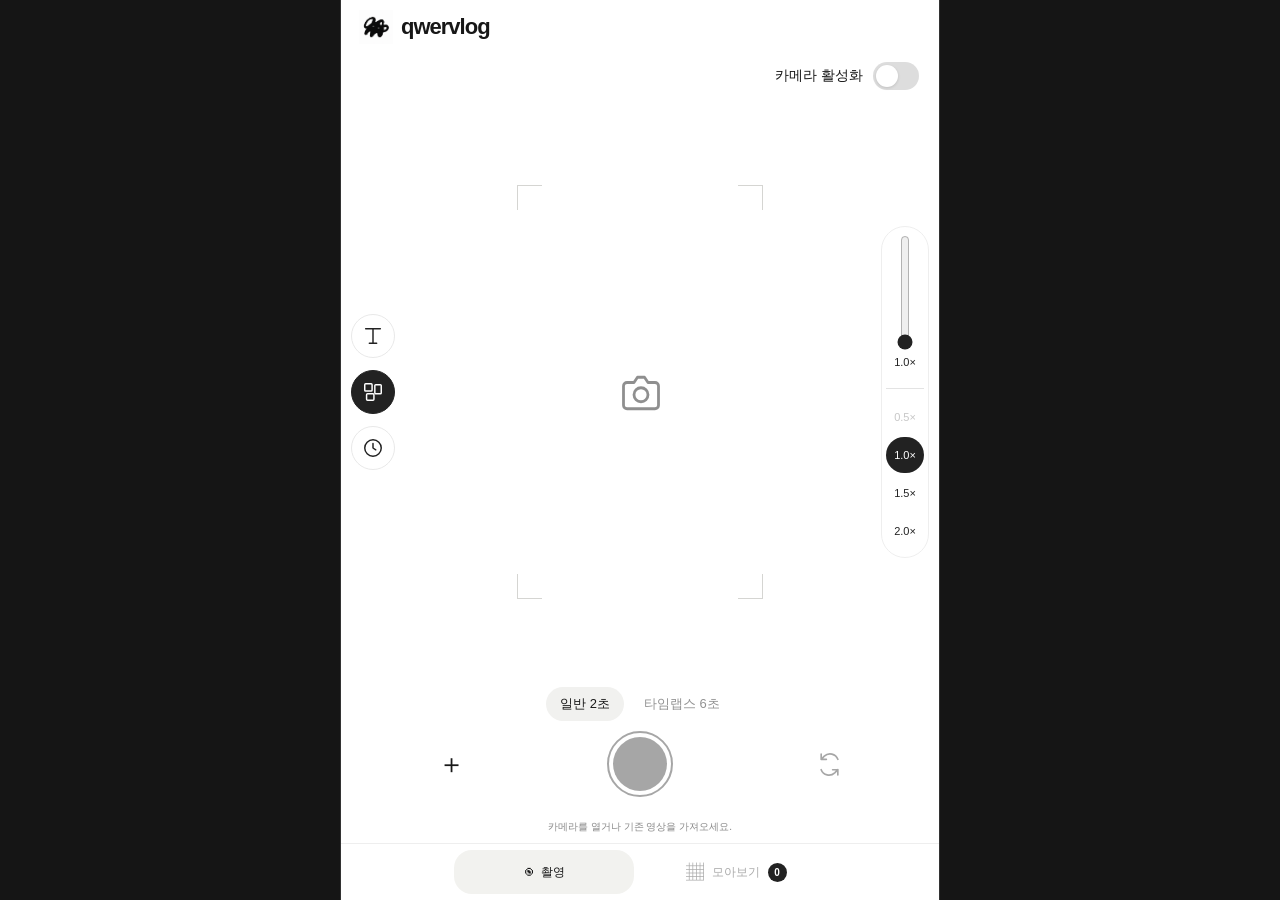
<file: index.html>
<!DOCTYPE html>

<html lang="ko"><head><meta charset="utf-8"/><meta content="width=device-width,initial-scale=1,viewport-fit=cover" name="viewport"/><meta content="#ffffff" name="theme-color"/><title>qwervlog — just stuff i do</title><link href="assets/qwer.jpeg" rel="icon"/><link href="style.css?v=decimal62" rel="stylesheet"/></head><body>
<header><a class="brand" href="./"><img alt="" src="assets/qwer.jpeg"/>qwervlog</a></header>
<main><section id="shootScreen"><label class="cameraSwitch" for="cameraToggle"><span>카메라 활성화</span><input id="cameraToggle" type="checkbox" role="switch"/><span class="switchTrack" aria-hidden="true"></span></label><div id="cameraStage"><section class="viewer"><canvas aria-label="영상과 콜라주 미리보기" height="1920" id="preview" width="1080"></canvas><video hidden="" id="camera" muted="" playsinline=""></video><div id="empty"><div aria-hidden="true" class="finder"><i></i><i></i><i></i><i></i></div><button aria-label="카메라 열기" id="cameraStart"><svg aria-hidden="true" fill="none" stroke="currentColor" stroke-linecap="round" stroke-linejoin="round" stroke-width="1.6" viewbox="0 0 24 24"><path d="M4 6h4l2-3h4l2 3h4a2 2 0 0 1 2 2v11a2 2 0 0 1-2 2H4a2 2 0 0 1-2-2V8a2 2 0 0 1 2-2Z"></path><circle cx="12" cy="13" r="4"></circle></svg></button></div></section><div id="toolRail"><button aria-label="영상 문구 수정" id="textEdit"><svg aria-hidden="true" fill="none" stroke="currentColor" stroke-linecap="round" stroke-linejoin="round" stroke-width="1.6" viewbox="0 0 24 24"><path d="M4 4h16M12 4v16M8 20h8"></path></svg></button><button aria-label="콜라주 켜기 또는 끄기" aria-pressed="true" id="collageToggle"><svg aria-hidden="true" fill="none" stroke="currentColor" stroke-linecap="round" stroke-linejoin="round" stroke-width="1.6" viewbox="0 0 24 24"><rect height="8" rx="1" width="8" x="3" y="3"></rect><rect height="10" rx="1" width="7" x="14" y="4"></rect><rect height="7" rx="1" width="8" x="5" y="14"></rect></svg></button><button aria-label="촬영 길이 설정" id="durationOpen"><svg aria-hidden="true" fill="none" stroke="currentColor" stroke-linecap="round" stroke-linejoin="round" stroke-width="1.6" viewbox="0 0 24 24"><circle cx="12" cy="12" r="9"></circle><path d="M12 7v5l3 2"></path></svg></button></div><div class="zoomRow"><input aria-label="카메라 배율" aria-orientation="vertical" id="zoom" max="3" min="1" step="0.01" type="range" value="1"/><output id="zoomValue">1.0×</output><div aria-label="배율 바로 선택" id="zoomPresets"><button aria-label="배율 0.5배" aria-pressed="false" data-zoom="0.5" type="button">0.5×</button><button aria-label="배율 1.0배" aria-pressed="false" data-zoom="1.0" type="button">1.0×</button><button aria-label="배율 1.5배" aria-pressed="false" data-zoom="1.5" type="button">1.5×</button><button aria-label="배율 2.0배" aria-pressed="false" data-zoom="2.0" type="button">2.0×</button></div></div></div>
<div id="captureDock"><div class="segmented"><button class="selected" id="normal">일반 2초</button><button id="timelapse">타임랩스 6초</button></div>
<div class="shutterRow"><label aria-label="기존 영상 가져오기" class="importButton">＋<input accept="video/*" hidden="" id="upload" type="file"/></label><button aria-label="촬영 시작" id="record"><span></span></button><button aria-label="전면 후면 카메라 전환" id="flip"><svg aria-hidden="true" fill="none" stroke="currentColor" stroke-linecap="round" stroke-linejoin="round" stroke-width="1.6" viewbox="0 0 24 24"><path d="M20 7a8 8 0 0 0-13-3L4 7m0-5v5h5M4 17a8 8 0 0 0 13 3l3-3m0 5v-5h-5"></path></svg></button></div></div>
<div hidden="" id="reviewDock"><p>이 순간, 담아둘까?</p><div class="reviewTools"><button id="reviewPlay" type="button" aria-pressed="false">▶ 미리보기</button><button id="reviewEdit" type="button">문구 · 시간 수정</button></div><output id="reviewProgress" aria-label="미리보기 재생 시간"></output><div><button id="retake">다시 찍기</button><button class="primary" id="keep">담기 · 원본 저장</button></div></div></section>
<section hidden="" id="galleryScreen"><div class="galleryTitle"><label class="galleryImport">＋ 영상 추가<input id="galleryUpload" type="file" accept="video/*" aria-label="편집된 영상 추가"/></label><span id="total">0 CUTS · 0초</span></div><p class="galleryImportHint">저장해 둔 편집 영상을 그대로 추가해요. 영상에 들어간 문구는 다시 수정할 수 없어요.</p><div id="galleryStage"></div><section class="openingPanel" aria-label="오프닝 설정"><div class="openingHeading"><strong>오프닝</strong><label for="openingSeconds">컷당 <select id="openingSeconds"><option value="0.3">0.3초</option><option value="0.5">0.5초</option><option value="0.7" selected>0.7초</option><option value="1">1.0초</option><option value="1.5">1.5초</option></select></label></div><p>체크한 촬영 컷의 처음 부분을 짧게 모아 본편 앞에 붙여요.</p><div class="openingTitles" role="group" aria-label="오프닝 제목"><button type="button" data-opening-title="making" aria-pressed="true"><span>things<br/>I’m<br/>making</span><small>작업</small></button><button type="button" data-opening-title="life" aria-pressed="false"><span>day<br/>in my<br/>life</span><small>일상</small></button><button type="button" data-opening-title="custom" aria-pressed="false"><span>Aa</span><small>직접 입력</small></button></div><div id="openingCustomField" hidden><label for="openingCustomText">원하는 제목</label><textarea id="openingCustomText" rows="3" maxlength="160" placeholder="things&#10;I’m&#10;making"></textarea><label class="openingColorLabel" for="openingCustomColor">글자 색상 <input id="openingCustomColor" type="color" value="#fff8cd"/></label><p>줄바꿈한 모양대로 표시돼요. 비워두면 제목이 나오지 않아요.</p></div><p class="openingTitleHint">제목은 오프닝에만 표시돼요. 추가한 완성 영상은 오프닝 선택에서 제외돼요.</p><output id="openingSummary" aria-live="polite"></output><div class="openingActions"><button id="openingPreview" type="button" disabled>오프닝만 미리보기 ▷</button><button id="openingClear" type="button" disabled>선택 해제</button></div></section><div aria-label="영상 순서 목록" class="clips" id="clips"><p class="hint">아직 담은 순간이 없어요.</p></div><div class="exportRow"><button disabled="" id="play">이어서 보기 ▷</button><button class="primary" disabled="" id="export">영상 저장 ↓</button></div><div hidden="" id="downloadArea"><video controls="" id="result" playsinline=""></video><a class="download" id="download">다운로드</a><button id="share">공유 / 파일에 저장</button></div><p class="footnote">편집 중인 컷은 이 브라우저에 보관돼요. 원본은 담기 후 공유창에서 비디오 저장을 눌러 보관해 주세요.</p></section></main>
<button id="backupAgain" hidden type="button">원본 다시 저장 ↓</button><div class="statusBar"><p id="status" role="status">카메라를 열거나 기존 영상을 가져오세요.</p><button class="danger" hidden="" id="cancel">촬영 취소</button></div><nav aria-label="화면 선택"><button aria-current="page" id="shootTab">◉ <span>촬영</span></button><button id="galleryTab">▦ <span>모아보기</span><b id="cutCount">0</b></button></nav>
<input id="caption" type="hidden" value=""/><input id="time" type="time" hidden/><input id="collage" type="checkbox" checked hidden/><div id="settingsOverlay" hidden><section aria-label="문구와 시간 편집" aria-modal="true" role="dialog" id="settingsSheet" tabindex="-1"><div class="sheetBody"><div class="captionField"><label for="editCaption">영상 가운데 문구</label><div class="captionInputWrap"><input type="text" id="editCaption" inputmode="text" enterkeyhint="done" autocomplete="off" spellcheck="false" aria-label="영상 가운데 문구" value=""/><button aria-label="문구 전체 지우기" id="clearCaption" type="button">×</button></div></div><div hidden="" id="timeField"><label for="editTime">표시 시간</label><input disabled="" id="editTime" type="time"/></div><label class="toggle"><input checked="" id="editCollage" type="checkbox"/> 사진 2~3장 랜덤 콜라주</label></div><div class="sheetTop"><span id="editSaveStatus" role="status" aria-live="polite"></span><button id="settingsCancel" type="button">취소</button><button aria-label="수정 내용 저장" id="settingsClose" type="button">완료</button></div></section></div>
<dialog aria-label="영상 길이 설정" id="durationSheet"><div class="sheetBody"><label for="clipSeconds">완성 영상 길이 (초)</label><input id="clipSeconds" inputmode="decimal" max="30" min="1" step="0.1" type="number" value="2"/><div hidden="" id="captureDurationField"><label for="duration">실제 촬영 시간 (초 · 최대 3,600)</label><input id="duration" inputmode="numeric" max="3600" min="6" step="1" type="number" value="30"/></div><p class="hint" id="durationSummary"></p></div><div class="sheetTop"><button id="durationCancel" type="button">취소</button><button id="durationClose" type="button">완료</button></div></dialog><dialog id="sequencePreview" aria-label="전체 영상 미리보기"><div id="sequenceStage"></div><button id="sequenceClose" type="button" aria-label="미리보기 닫기"><svg aria-hidden="true" viewBox="0 0 24 24" fill="none" stroke="currentColor" stroke-width="1.8" stroke-linecap="round"><path d="m6 6 12 12M18 6 6 18"/></svg></button><div class="sequenceFooter"><output id="sequenceProgress" aria-live="polite"></output><button id="sequenceReplay" type="button" hidden>다시 보기 ↻</button></div></dialog><script src="preview.js?v=decimal62"></script><script src="layout.js?v=decimal62"></script><script src="camera.js?v=decimal62"></script><script src="time.js?v=decimal62"></script><script src="backup.js?v=decimal62"></script><script src="media-read.js?v=decimal62"></script><script src="storage.js?v=decimal62"></script><script src="opening.js?v=decimal62"></script><script src="opening-buffer.js?v=decimal62"></script><script src="app.js?v=decimal62"></script><script src="imported.js?v=decimal62"></script></body></html>
</file>
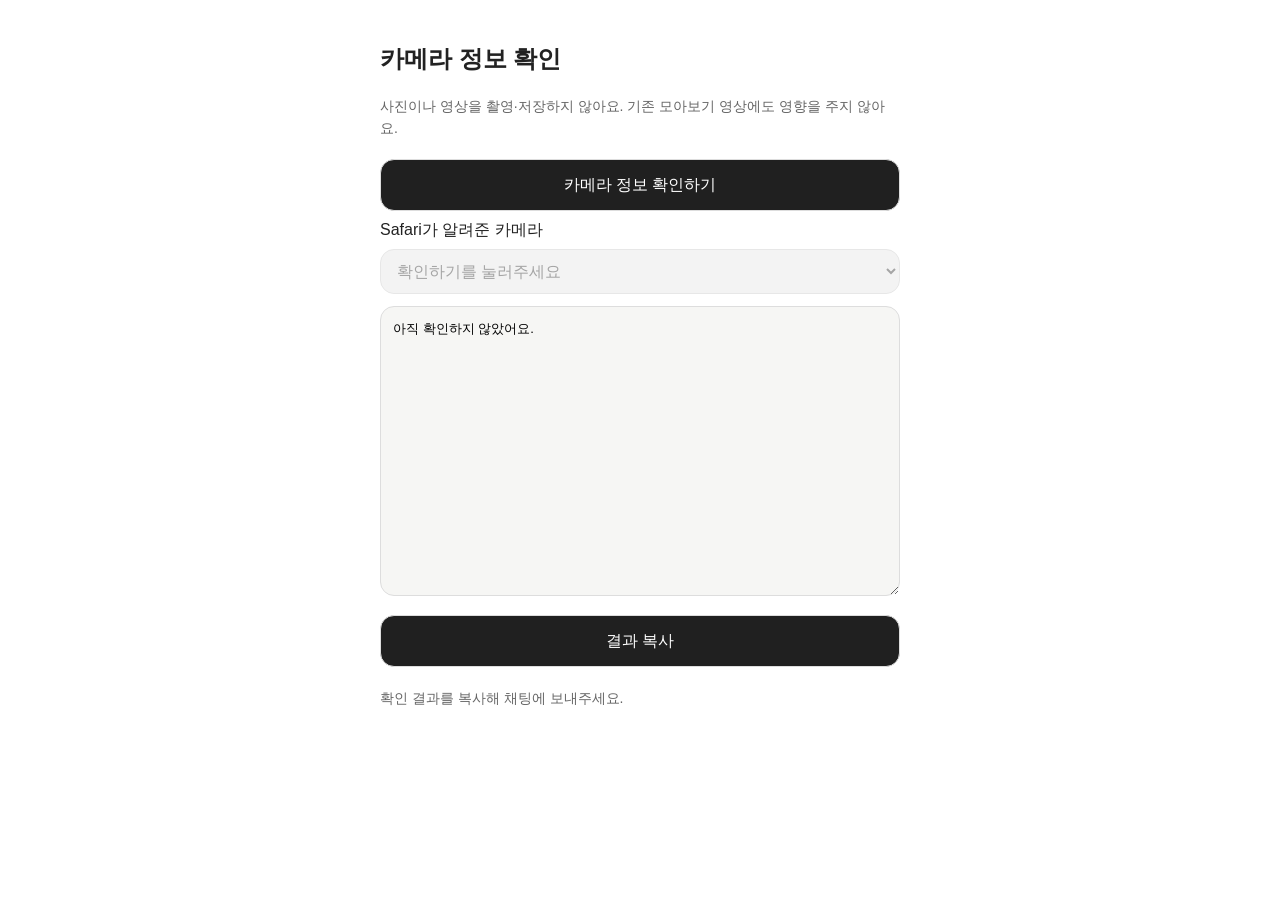
<file: lens-check.html>
<!doctype html><html lang="ko"><head><meta charset="utf-8"><meta name="viewport" content="width=device-width,initial-scale=1,viewport-fit=cover"><title>qwervlog · 카메라 확인</title><style>*{box-sizing:border-box}body{margin:0 auto;max-width:560px;padding:24px 20px;font:16px/1.6 -apple-system,BlinkMacSystemFont,sans-serif;color:#222;background:#fff}h1{font-size:24px}button,select,textarea{font:inherit;width:100%;padding:12px;border-radius:14px;border:1px solid #ddd;margin:6px 0}button{background:#202020;color:white;min-height:48px}video{display:block;width:100%;max-height:30vh;object-fit:contain;background:#111;border-radius:14px;margin:16px 0}textarea{height:290px;background:#f6f6f4;font-size:13px;resize:vertical}p{font-size:14px;color:#666}[hidden]{display:none!important}#stop{background:#eee;color:#222}</style></head><body><h1>카메라 정보 확인</h1><p>사진이나 영상을 촬영·저장하지 않아요. 기존 모아보기 영상에도 영향을 주지 않아요.</p><button id="start">카메라 정보 확인하기</button><video id="view" autoplay muted playsinline hidden></video><label for="lens">Safari가 알려준 카메라</label><select id="lens" disabled><option>확인하기를 눌러주세요</option></select><textarea id="report" readonly aria-label="카메라 진단 결과">아직 확인하지 않았어요.</textarea><button id="copy" disabled>결과 복사</button><button id="stop" hidden>카메라 끄기</button><p id="status" role="status">확인 결과를 복사해 채팅에 보내주세요.</p><script src="lens-check.js?v=diagnostic41"></script></body></html>
</file>
<file: style.css>
*{box-sizing:border-box} [hidden]{display:none!important} :root{font-family:-apple-system,BlinkMacSystemFont,'Segoe UI',sans-serif;color:#202020;background:#151515;font-synthesis:none}body{margin:0;height:100dvh;max-width:600px;margin-inline:auto;display:flex;flex-direction:column;background:#fff;overflow:hidden}button,input,select,a{-webkit-tap-highlight-color:transparent}button,input,select{font:inherit}button{cursor:pointer;border:0;background:#eee;color:inherit;border-radius:18px;min-height:44px;padding:10px 16px}button:disabled{opacity:.38;cursor:default}button:focus-visible,a:focus-visible{outline:3px solid #7796f0;outline-offset:3px}header{height:calc(54px + env(safe-area-inset-top));padding:env(safe-area-inset-top) 18px 0;display:flex;align-items:center;justify-content:space-between;flex-shrink:0}.brand{display:flex;align-items:center;gap:8px;color:#171717;text-decoration:none;font-weight:850;font-size:22px;letter-spacing:-1px}.brand img{width:34px;height:34px;object-fit:contain}header button{background:none;font-size:26px;width:44px;padding:0}main{flex:1;min-height:0;position:relative}#shootScreen{height:100%;display:flex;flex-direction:column;background:#151515;color:white}#cameraStage{flex:1;min-height:0;position:relative;display:flex;justify-content:center;overflow:hidden}.viewer{position:relative;height:100%;max-width:100%;aspect-ratio:9/16;background:#151515;overflow:hidden}canvas{display:block;width:100%;height:100%;object-fit:contain}#empty{position:absolute;inset:0;display:flex;flex-direction:column;align-items:center;justify-content:center;background:#f7f7f4;color:#202020;padding:16px;text-align:center}#empty .mascot{width:min(30%,120px);mix-blend-mode:multiply}#empty h2{font-size:23px;margin:14px 0 4px;letter-spacing:-1px}#empty p{font-size:12px;margin:4px 0 16px;color:#777}#empty button{margin:3px;min-height:40px;font-size:13px}#cameraStart{background:#191919;color:white}#demo{background:none;text-decoration:underline;color:#777}#viewLabel{position:absolute;left:12px;top:12px;font-size:9px;letter-spacing:2px;color:#ffffff99}#textEdit{position:absolute;bottom:10px;left:50%;transform:translateX(-50%);background:#0006;color:white;backdrop-filter:blur(12px);font-size:11px;min-height:32px;padding:6px 12px;white-space:nowrap}#counter{position:absolute;inset:0;display:grid;place-items:center;color:white;font-size:80px;background:#0002;pointer-events:none}#captureDock{flex-shrink:0;padding:8px 24px 10px}.segmented{display:flex;justify-content:center;gap:6px}.segmented button{background:transparent;color:#aaa;font-size:13px;min-height:34px;padding:6px 14px}.segmented .selected{background:#ffffff20;color:#fff}.zoomRow{display:flex;align-items:center;justify-content:center;gap:12px;margin:8px auto;max-width:260px;font-size:11px;color:#aaa}.zoomRow input{width:150px;accent-color:white;height:22px;margin:0}.zoomRow output{min-width:30px;color:white}.shutterRow{display:flex;align-items:center;justify-content:space-around;gap:20px}.shutterRow>button:not(#record),.importButton{position:relative;display:flex;flex-direction:column;align-items:center;justify-content:center;width:72px;height:62px;color:white;background:none;font-size:27px;padding:0;cursor:pointer}.shutterRow small{font-size:10px;margin-top:3px;color:#aaa}.importButton input{position:absolute;width:100%;height:100%;inset:0;opacity:0;display:block!important;cursor:pointer}#record{height:66px;width:66px;border-radius:50%;padding:4px;border:2px solid white;background:transparent;flex-shrink:0}#record span{display:block;width:100%;height:100%;border-radius:50%;background:white}.busy #record span{border-radius:10px;background:#ec6056;transform:scale(.6)}#reviewDock{padding:10px 24px 20px;text-align:center}#reviewDock p{font-size:13px;margin:8px}#reviewDock>div{display:flex;gap:12px}#reviewDock button{flex:1}#reviewDock .primary{background:white;color:#161616}.statusBar{flex-shrink:0;display:flex;align-items:center;justify-content:center;gap:8px;padding:5px 16px;background:#151515;color:#aaa;min-height:32px}#status{font-size:10px;line-height:1.4;margin:0;text-align:center}#cancel{font-size:11px;min-height:30px;padding:5px 12px;background:#522c2c;color:white;white-space:nowrap}nav{display:flex;justify-content:center;gap:12px;padding:6px 20px calc(6px + env(safe-area-inset-bottom));border-top:1px solid #eee;background:white;flex-shrink:0}nav button{display:flex;align-items:center;justify-content:center;gap:8px;flex:1;max-width:180px;min-height:44px;background:transparent;color:#aaa;font-size:18px}nav button span{font-size:12px;font-weight:600}nav button[aria-current=page]{color:#161616;background:#f2f2ef}#cutCount{font-size:10px;border-radius:50%;background:#222;color:white;min-width:19px;line-height:19px}#galleryScreen{height:100%;overflow:auto;padding:22px 20px 0;overscroll-behavior:contain}.galleryTitle{display:flex;align-items:center;justify-content:space-between;gap:12px}.galleryTitle small{font-size:9px;color:#888;letter-spacing:1px}h1{font-size:25px;letter-spacing:-1px;margin:8px 0 20px}#total{font-size:10px;color:#777;white-space:nowrap}#galleryStage{height:200px;display:flex;justify-content:center;background:#eee;border-radius:16px;overflow:hidden}#galleryStage #empty button{display:none}#galleryStage #empty .mascot{width:45px}#galleryStage #empty p{display:none}#editClip{display:block;margin:8px auto;font-size:12px;min-height:36px}.clips{display:flex;flex-direction:column;gap:8px;margin:14px 0}.clip{display:flex;align-items:center;gap:5px;border:1px solid #eee;border-radius:14px;padding:7px}.clip.selected{border-color:#222;background:#f8f8f5}.clip img{width:36px;height:55px;object-fit:cover;border-radius:7px;cursor:pointer}.clip .edit{flex:1;text-align:left;font-size:12px;padding:8px;background:none}.clip>button:not(.edit){padding:6px;width:36px;background:none}.exportRow{position:sticky;bottom:0;display:flex;gap:8px;padding:12px 0;background:white}.exportRow button{flex:1;font-size:13px}.primary{background:#1c1c1c;color:white}.footnote,.hint{font-size:11px;line-height:1.7;color:#888}.footnote{padding-bottom:16px}#result{width:100%;max-height:340px;background:#111;border-radius:12px}#downloadArea a,#downloadArea button{display:inline-block;padding:12px;margin:8px 0;color:#222;font-size:13px}dialog{border:0;border-radius:26px 26px 0 0;position:fixed;inset:auto 0 0;margin:0 auto;width:min(100%,600px);max-height:85dvh;padding:0 20px calc(20px + env(safe-area-inset-bottom));background:#fcfcfa;color:#202020;box-shadow:0 -15px 50px #0002}dialog::backdrop{background:#0007;backdrop-filter:blur(4px)}.sheetTop{display:flex;align-items:center;justify-content:space-between;position:sticky;top:0;background:#fcfcfa;padding:18px 0 12px;z-index:1}.sheetTop h2{font-size:19px;margin:0}.sheetTop button{background:none;font-weight:600}.sheetBody label:not(.toggle){display:block;font-size:12px;font-weight:600;margin:18px 0 8px}.sheetBody input:not([type=checkbox]),.sheetBody select{width:100%;font-size:16px;padding:13px;border-radius:12px;border:1px solid #ddd;background:white;min-height:48px;color:#222}.toggle{display:flex;align-items:center;gap:8px;margin:18px 0;font-size:14px;min-height:28px}.toggle input{width:20px;height:20px;accent-color:#222}.badge{font-size:11px;background:#eee;padding:6px 10px;border-radius:10px}#cameraPreview{width:100%;margin-top:10px}.busy #textEdit{visibility:hidden}@media(min-width:700px){body{height:100dvh;border-inline:1px solid #333}#captureDock{padding-bottom:14px}}@media(max-height:690px){header{height:44px;padding-top:0}#captureDock{padding:4px 20px 6px}.zoomRow{margin:3px auto}.shutterRow #record{height:54px;width:54px}#empty .mascot{width:60px}#empty h2{font-size:18px;margin:4px}#empty p{display:none}nav{padding-top:2px;padding-bottom:calc(2px + env(safe-area-inset-bottom))}.statusBar{min-height:26px}}

#reviewDock button{background:#fff;color:#161616}

/* White camera surface with a right-hand vertical zoom rail. */
#shootScreen,#cameraStage,#captureDock{background:#fff;color:#191919}
#empty{background:#fff;gap:0}#empty #cameraStart{display:grid;place-items:center;background:none;color:#222;width:80px;height:80px;padding:20px;border-radius:50%;z-index:1}svg{width:25px;height:25px}#cameraStart svg{width:42px;height:42px}
.finder{position:absolute;inset:14% 12%;pointer-events:none}.finder i{position:absolute;width:25px;height:25px;border-color:#d5d5d2;border-style:solid}.finder i:nth-child(1){left:0;top:0;border-width:1.5px 0 0 1.5px}.finder i:nth-child(2){right:0;top:0;border-width:1.5px 1.5px 0 0}.finder i:nth-child(3){left:0;bottom:0;border-width:0 0 1.5px 1.5px}.finder i:nth-child(4){right:0;bottom:0;border-width:0 1.5px 1.5px 0}
#cameraStage>.zoomRow{position:absolute;right:10px;top:50%;transform:translateY(-50%);display:flex;flex-direction:column;gap:9px;margin:0;padding:12px 4px;border:1px solid #eee;border-radius:24px;background:#ffffffe8;backdrop-filter:blur(12px);color:#222;z-index:3;width:44px}
#cameraStage .zoomRow input{writing-mode:vertical-lr;direction:rtl;width:32px;height:130px;accent-color:#222;touch-action:none}#cameraStage .zoomRow output{color:#222;font-size:11px;text-align:center;min-width:0}#textEdit{background:#ffffffe8;color:#222;border:1px solid #eee;width:40px;height:40px;padding:8px;display:grid;place-items:center;left:26px;bottom:12px;transform:none}#textEdit svg{width:19px;height:19px}
.segmented button{color:#929292}.segmented .selected{background:#f1f1ef;color:#191919}.shutterRow>button:not(#record),.importButton{color:#191919}#record{border-color:#191919}#record span{background:#191919}.statusBar{background:#fff;color:#888}#captureDock{padding-top:8px;padding-bottom:14px}.shutterRow{margin-top:10px}#reviewDock{color:#191919}#reviewDock button{border:1px solid #ddd}#shootScreen:has(#reviewDock:not([hidden])) .zoomRow{display:none}#galleryStage .finder{display:none}#galleryStage #empty{background:#f7f7f4}
@media(max-height:690px){#cameraStage .zoomRow input{height:95px}.finder{inset:12%}#captureDock{padding-bottom:7px}.shutterRow{margin-top:4px}}

#toolRail{position:absolute;left:10px;top:50%;transform:translateY(-50%);display:flex;flex-direction:column;gap:12px;z-index:4}#toolRail button{position:static;transform:none;display:grid;place-items:center;width:44px;height:44px;min-height:44px;padding:11px;border:1px solid #e8e8e8;background:#fffffff0;backdrop-filter:blur(12px);border-radius:50%;color:#222}#toolRail svg{width:22px;height:22px}#toolRail button[aria-pressed=true]{color:white;background:#222;border-color:#222}
#zoomPresets{display:flex;flex-direction:column;gap:2px;width:100%}#zoomPresets button{font-size:11px;min-height:36px;padding:3px 0;background:transparent;border-radius:18px;width:100%;font-variant-numeric:tabular-nums}#zoomPresets button[aria-pressed=true]{background:#222;color:white}#zoomPresets button:disabled{opacity:.25}#cameraStage>.zoomRow{width:48px;padding:8px 4px;gap:6px}#cameraStage .zoomRow input{height:115px;width:38px;cursor:ns-resize}#shootScreen:has(#reviewDock:not([hidden])) #toolRail{display:none}.captionOnly .sheetBody>:not(.captionField){display:none!important}
@media(max-height:750px){#cameraStage .zoomRow input{height:75px}#zoomPresets button{min-height:30px}#toolRail{gap:8px}}

#zoomPresets{margin-top:14px;padding-top:10px;border-top:1px solid #e3e3e3}
#settingsSheet,#durationSheet{padding:22px 20px calc(16px + env(safe-area-inset-bottom));border-radius:24px 24px 0 0;max-height:85dvh}#settingsSheet .sheetTop,#durationSheet .sheetTop{position:static;padding:18px 0 0;justify-content:flex-end;background:transparent}#settingsSheet .sheetTop button,#durationSheet .sheetTop button{background:#202020;color:#fff;border-radius:14px;min-width:80px;min-height:44px;font-size:14px}#settingsSheet .sheetBody label:not(.toggle),#durationSheet .sheetBody label:not(.toggle){margin-top:0;margin-bottom:10px}#timeField,#captureDurationField{margin-top:18px}.sheetBody input:not([type=checkbox]){border-color:#e0e0e0;border-radius:14px;background:#fff;padding:14px;min-height:52px}#durationSummary{margin:12px 0 0}#editCaption{width:100%}.clip.selected{touch-action:none}.clip{user-select:none;-webkit-user-select:none}.clip img{-webkit-user-drag:none}.clip .dragHandle{touch-action:none;cursor:grab;font-size:25px;color:#888;min-width:44px;min-height:44px}.clip .deleteClip{color:#888}.dragOrigin{opacity:.25;border-style:dashed!important}.dragGhost{background:#fff!important;box-shadow:0 10px 35px #0003;transform:scale(1.02);border:1px solid #222!important;border-radius:14px}.dragGhost .edit{background:none}.dragGhost img{width:36px;height:55px;object-fit:cover;border-radius:7px}
@media(max-height:750px){#zoomPresets{margin-top:10px;padding-top:8px}#cameraStage .zoomRow input{height:60px}}

.clip.dropBefore{box-shadow:0 -3px 0 #222}.clip.dropAfter{box-shadow:0 3px 0 #222}

.captionInputWrap{position:relative}.captionInputWrap #editCaption{padding-right:50px}.captionInputWrap #clearCaption{position:absolute;right:4px;top:50%;transform:translateY(-50%);width:44px;height:44px;min-height:44px;padding:0;background:transparent;color:#888;font-size:25px;line-height:1;border-radius:12px}

.galleryTitle{justify-content:flex-end;padding:0 0 12px;min-height:24px}#galleryScreen{padding-top:12px}.clip .modifyClip{display:grid;place-items:center;min-width:40px;min-height:44px;padding:8px;color:#555}.clip .modifyClip svg{width:19px;height:19px}.clip .edit{min-width:0;padding:6px;font-size:12px}.clip .dragHandle{min-width:36px}.clip .deleteClip{width:32px;min-width:32px}

/* Consistent edit-sheet fields, including Safari's native time input. */
#settingsSheet{padding:24px 20px calc(20px + env(safe-area-inset-bottom));overflow-x:hidden}#settingsSheet .sheetBody{display:flex;flex-direction:column;gap:20px;min-width:0}#settingsSheet .captionField,#settingsSheet .captionInputWrap,#settingsSheet #timeField{min-width:0;width:100%;max-width:100%;margin:0}#settingsSheet .sheetBody label:not(.toggle){display:block;margin:0 0 10px}#settingsSheet .sheetBody input:not([type=checkbox]){display:block;box-sizing:border-box;width:100%;min-width:0;max-width:100%;height:52px;margin:0;font-size:16px;-webkit-appearance:none;appearance:none}#settingsSheet #editTime{padding:12px 14px;text-align:left}#editTime::-webkit-date-and-time-value{min-height:1.5em;text-align:left}#editTime::-webkit-datetime-edit{padding:0;min-width:0}#settingsSheet .toggle{margin:0;gap:10px;min-height:44px}#settingsSheet .sheetTop{padding:20px 0 0}#settingsSheet .sheetTop button{height:46px;min-width:90px}#settingsSheet #editCaption{padding-right:50px}

#settingsSheet .sheetTop{display:flex;gap:10px}#settingsSheet .sheetTop button{flex:1}#settingsSheet .sheetTop #settingsCancel{background:#efefef;color:#222}

/* Center icons without padding squeezing their SVG viewports. */
#toolRail button{display:flex;align-items:center;justify-content:center;flex:0 0 44px;padding:0;line-height:1;appearance:none;-webkit-appearance:none}#toolRail button svg{display:block;flex:0 0 22px;width:22px;height:22px;margin:0;pointer-events:none}
#durationSheet .sheetTop{display:flex;gap:10px}#durationSheet .sheetTop button{flex:1}#durationSheet .sheetTop #durationCancel{background:#efefef;color:#222}

#settingsSheet #editCaption{pointer-events:auto;touch-action:manipulation;user-select:text;-webkit-user-select:text;cursor:text}

#settingsSheet #editCaption{display:block;box-sizing:border-box;width:100%;min-width:0;max-width:100%;min-height:52px;height:52px;margin:0;padding:14px 50px 14px 14px;border:1px solid #e0e0e0;border-radius:14px;background:#fff;color:#222;font:400 16px/1.6 -apple-system,BlinkMacSystemFont,'Segoe UI',sans-serif;resize:none;overflow-y:auto;appearance:none;-webkit-appearance:none;user-select:text;-webkit-user-select:text;touch-action:manipulation;pointer-events:auto}

#settingsOverlay{position:fixed;inset:0;z-index:10000;background:#0007;overflow-y:auto;display:flex;align-items:flex-end;justify-content:center;overscroll-behavior:contain}
#settingsSheet{position:relative;flex:none;box-sizing:border-box;width:min(100%,600px);max-height:100%;overflow-y:auto;background:#fcfcfa;color:#202020;border-radius:24px 24px 0 0;box-shadow:0 -15px 50px #0002;margin:0;border:0}
#settingsOverlay:focus-within{align-items:flex-start;padding-top:16px}#settingsSheet #editCaption{touch-action:auto}

#reviewDock #reviewEdit{display:block;margin:0 auto 10px;min-height:44px;padding:8px 18px;border:1px solid #ddd;background:#fff;color:#222;font-size:13px}

#reviewDock .reviewTools{display:flex;justify-content:center;gap:8px;margin-bottom:4px}#reviewDock .reviewTools button{flex:0 1 auto;margin:0;min-height:44px;padding:8px 16px;font-size:13px;background:white;color:#222}#reviewProgress{display:block;font-size:11px;color:#888;font-variant-numeric:tabular-nums;margin:4px 0 10px}

#settingsSheet .sheetTop{flex-wrap:wrap}#editSaveStatus{flex:0 0 100%;font-size:12px;line-height:1.5;color:#555}#editSaveStatus:empty{display:none}

#backupAgain{align-self:center;flex-shrink:0;background:none;color:#666;font-size:12px;min-height:32px;padding:5px 12px;}

/* Edge-to-edge preview; contain preserves the complete 9:16 composition. */
#sequencePreview{position:fixed;inset:0;width:100%;max-width:none;height:100%;height:100dvh;max-height:none;margin:0;padding:0;border:0;border-radius:0;background:#000;color:#fff;overflow:hidden;box-shadow:none}
#sequencePreview::backdrop{background:#000;backdrop-filter:none}
#sequenceStage{position:absolute;inset:0;display:flex;align-items:center;justify-content:center}
#sequenceStage canvas{width:100%;height:100%;object-fit:contain}
#sequenceClose{position:absolute;top:calc(env(safe-area-inset-top) + 12px);right:16px;display:grid;place-items:center;width:44px;height:44px;padding:10px;border-radius:50%;background:#0007;color:#fff;backdrop-filter:blur(12px);z-index:1}
#sequenceClose svg{width:24px;height:24px}
.sequenceFooter{position:absolute;bottom:calc(env(safe-area-inset-bottom) + 18px);left:16px;right:16px;display:flex;align-items:center;justify-content:center;gap:12px;pointer-events:none}
#sequenceProgress{font-size:12px;padding:8px 12px;border-radius:20px;background:#0008;color:white;text-align:center}
#sequenceReplay{pointer-events:auto;background:#fffe;color:#111;min-height:44px}

.galleryTitle{justify-content:space-between;gap:10px}.galleryImport{position:relative;display:flex;align-items:center;justify-content:center;min-height:44px;padding:10px 16px;background:#f2f2ef;color:#222;border-radius:22px;font-size:14px;white-space:nowrap;cursor:pointer;overflow:hidden}.galleryImport input{position:absolute;inset:0;width:100%;height:100%;opacity:0;cursor:pointer}.galleryImport:focus-within{outline:2px solid #7796f0;outline-offset:2px}.busy .galleryImport{opacity:.4;pointer-events:none}.galleryImportHint{margin:0 0 12px;font-size:11px;line-height:1.6;color:#888}

.cameraSwitch{display:flex;align-items:center;justify-content:flex-end;gap:10px;padding:8px 20px 14px;font-size:14px;cursor:pointer}.cameraSwitch input{position:absolute;opacity:0;width:1px;height:1px}.switchTrack{width:46px;height:28px;background:#ddd;border-radius:20px;padding:3px;box-sizing:border-box;transition:background .2s}.switchTrack:after{content:'';display:block;background:white;width:22px;height:22px;border-radius:50%;box-shadow:0 1px 3px #0002;transition:transform .2s}.cameraSwitch input:checked+.switchTrack{background:#222}.cameraSwitch input:checked+.switchTrack:after{transform:translateX(18px)}.cameraSwitch input:focus-visible+.switchTrack{outline:3px solid #88baff;outline-offset:3px}.cameraSwitch input:disabled+.switchTrack{opacity:.4}#cameraStart:disabled{opacity:.5;pointer-events:none}

.openingPanel{padding:16px;margin:12px 0 16px;border:1px solid #e6e6e6;border-radius:18px;background:#fafaf8}.openingHeading{display:flex;align-items:center;justify-content:space-between;gap:12px}.openingHeading strong{font-size:15px}.openingHeading label{display:flex;align-items:center;gap:8px;font-size:12px}.openingHeading select{border:1px solid #ddd;background:white;border-radius:12px;min-height:44px;padding:8px;font-size:14px;color:#222}.openingPanel p{font-size:12px;color:#666;line-height:1.5;margin:10px 0}.openingPanel output{display:block;font-size:12px;line-height:1.5}.openingActions{display:flex;gap:8px;margin-top:12px}.openingActions button{font-size:12px;min-height:44px;padding:8px 12px}.openingActions button:first-child{flex:1;background:#222;color:white}.clipThumb{position:relative;flex-shrink:0}.clipThumb img{display:block}.clip .openingCheck{position:absolute;left:-7px;top:-7px;width:22px;height:22px;min-height:0;margin:0;accent-color:#222;cursor:pointer;border-radius:5px;touch-action:manipulation;box-shadow:0 0 0 4px #fff}.clipThumb:has(.openingCheck:checked) img{outline:2px solid #222;outline-offset:2px}

.openingTitles{display:grid;grid-template-columns:repeat(3,minmax(0,1fr));gap:8px;margin:14px 0}.openingTitles button{display:flex;flex-direction:column;justify-content:space-between;align-items:center;gap:10px;min-width:0;padding:14px 6px 10px;border:1px solid #ddd;border-radius:14px;background:white;color:#333}.openingTitles button[aria-pressed="true"]{background:#242424;border-color:#242424;color:#fff8cd}.openingTitles span{font:italic 800 21px/1.05 -apple-system,BlinkMacSystemFont,Arial,sans-serif;min-height:66px;display:block}.openingTitles small{font-size:11px;font-style:normal;font-weight:400}.openingPanel .openingTitleHint{font-size:11px;color:#777}


#openingCustomField{margin:12px 0}#openingCustomField label{display:block;font-size:13px;margin-bottom:8px}#openingCustomText{display:block;width:100%;box-sizing:border-box;min-height:110px;border:1px solid #ddd;border-radius:12px;background:#fff;color:#222;padding:12px;font:16px/1.5 -apple-system,BlinkMacSystemFont,sans-serif;resize:vertical;touch-action:auto;user-select:text;-webkit-user-select:text}#openingCustomText:focus{outline:2px solid #88baff;outline-offset:2px}

.openingColorLabel{display:flex!important;align-items:center;justify-content:space-between;gap:12px;margin-top:12px}
#openingCustomColor{width:56px;height:44px;min-height:44px;padding:4px;border:1px solid #ddd;border-radius:10px;background:white}
.openingTitles [data-opening-title="making"][aria-pressed="true"]{color:#fff8cd}
.openingTitles [data-opening-title="custom"][aria-pressed="true"]{color:var(--title-color,#fff8cd)}
</file>
